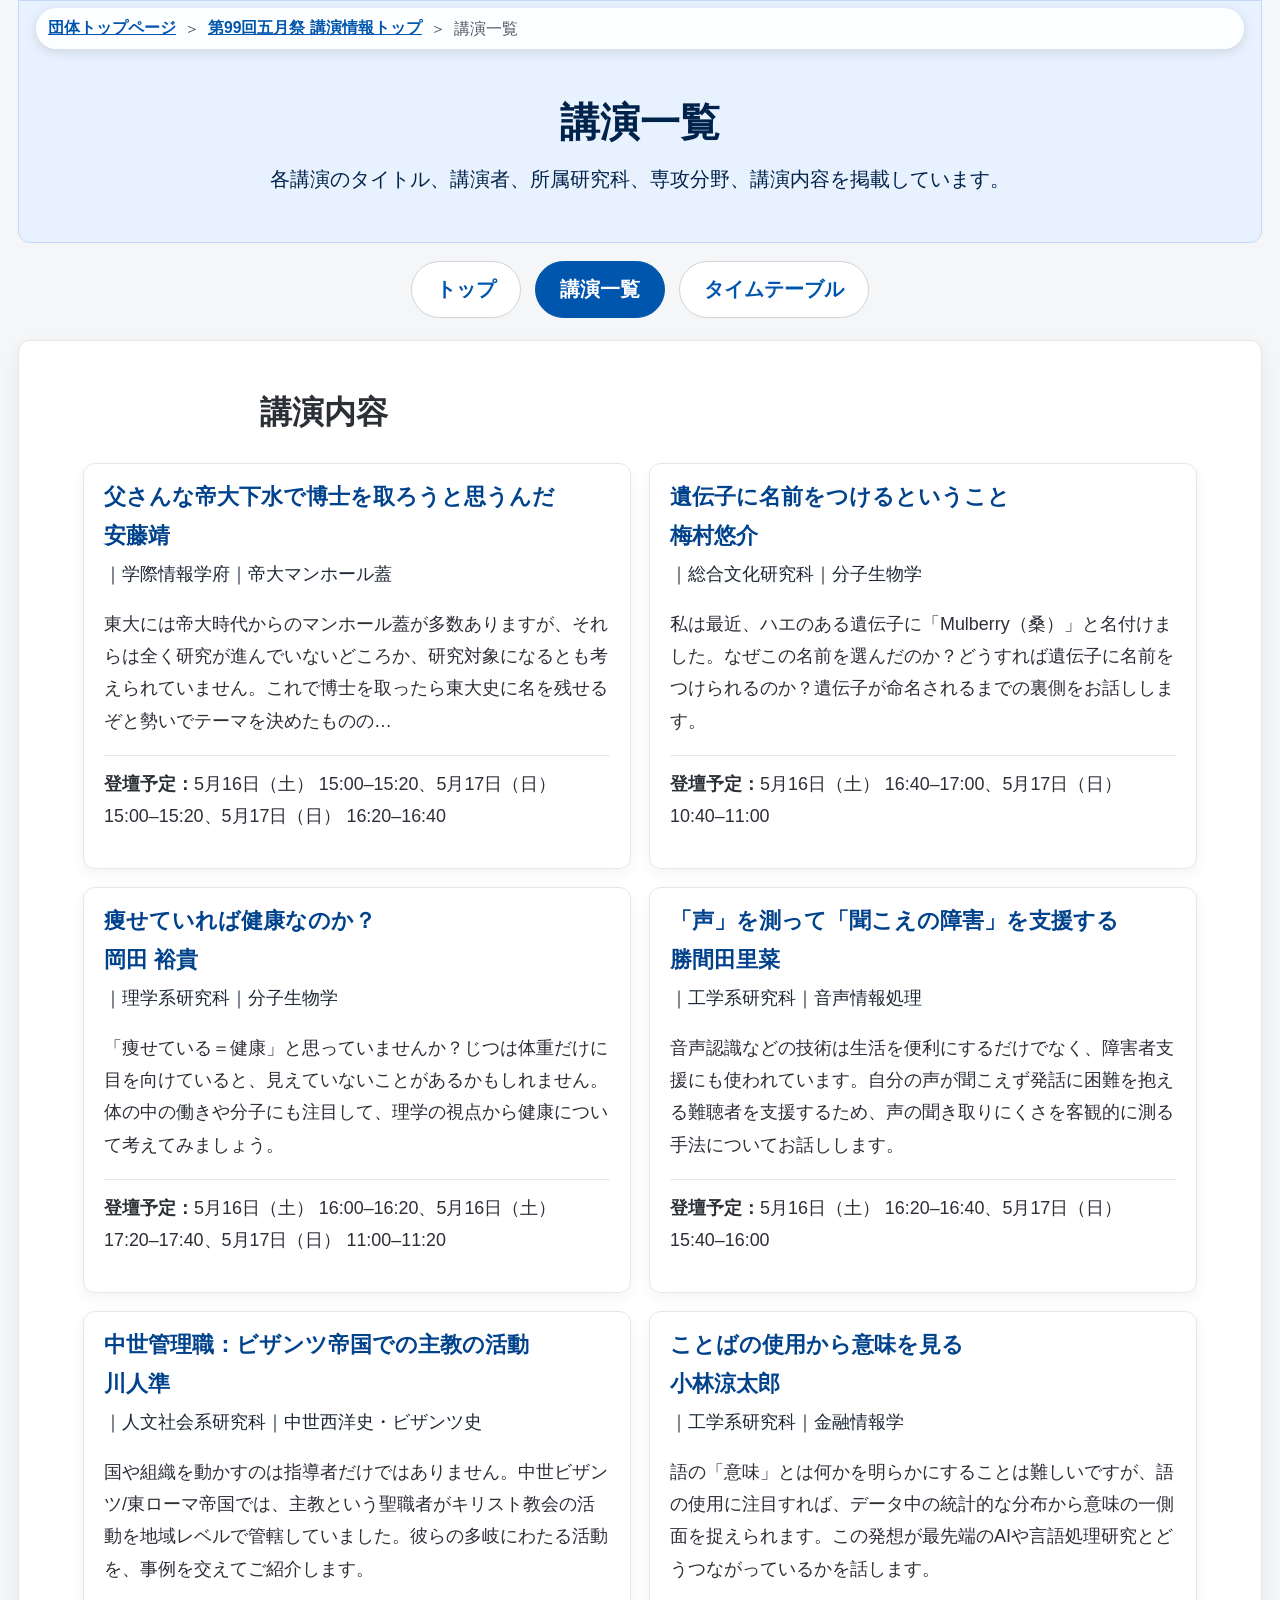
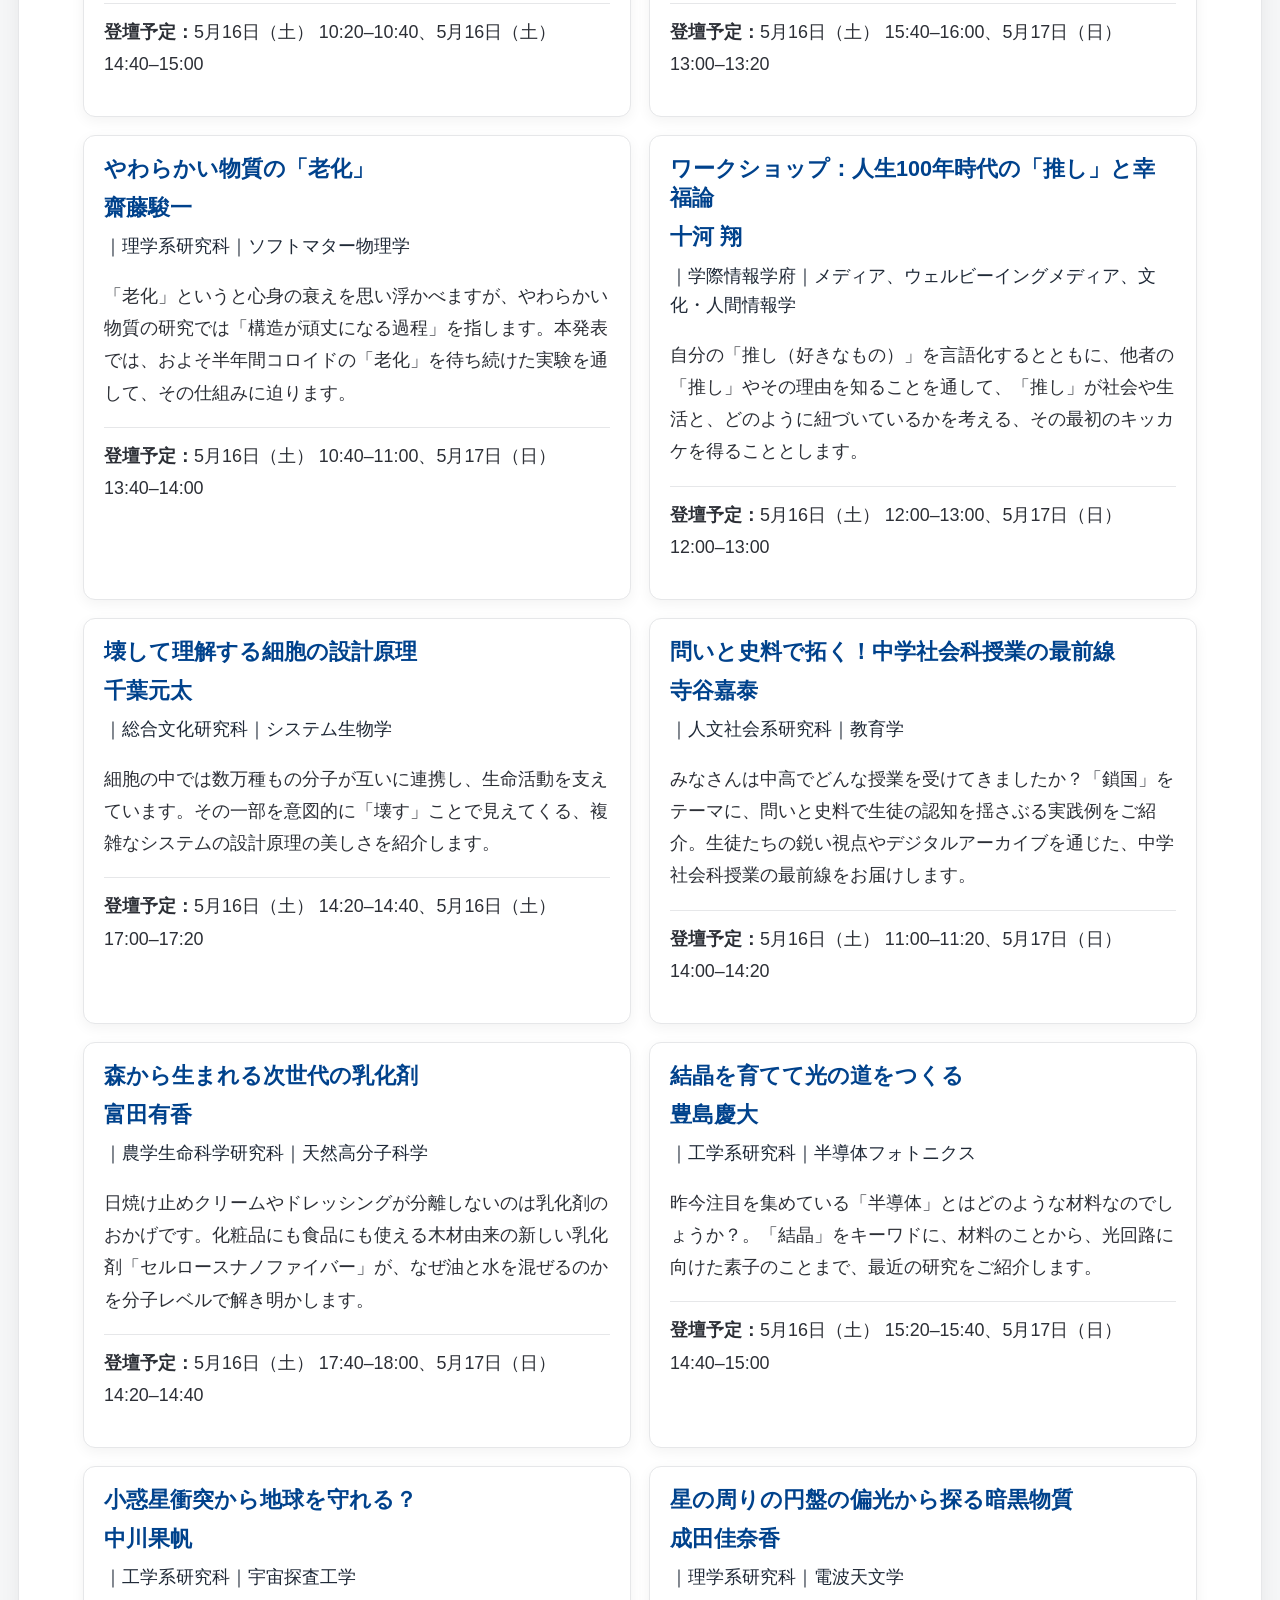
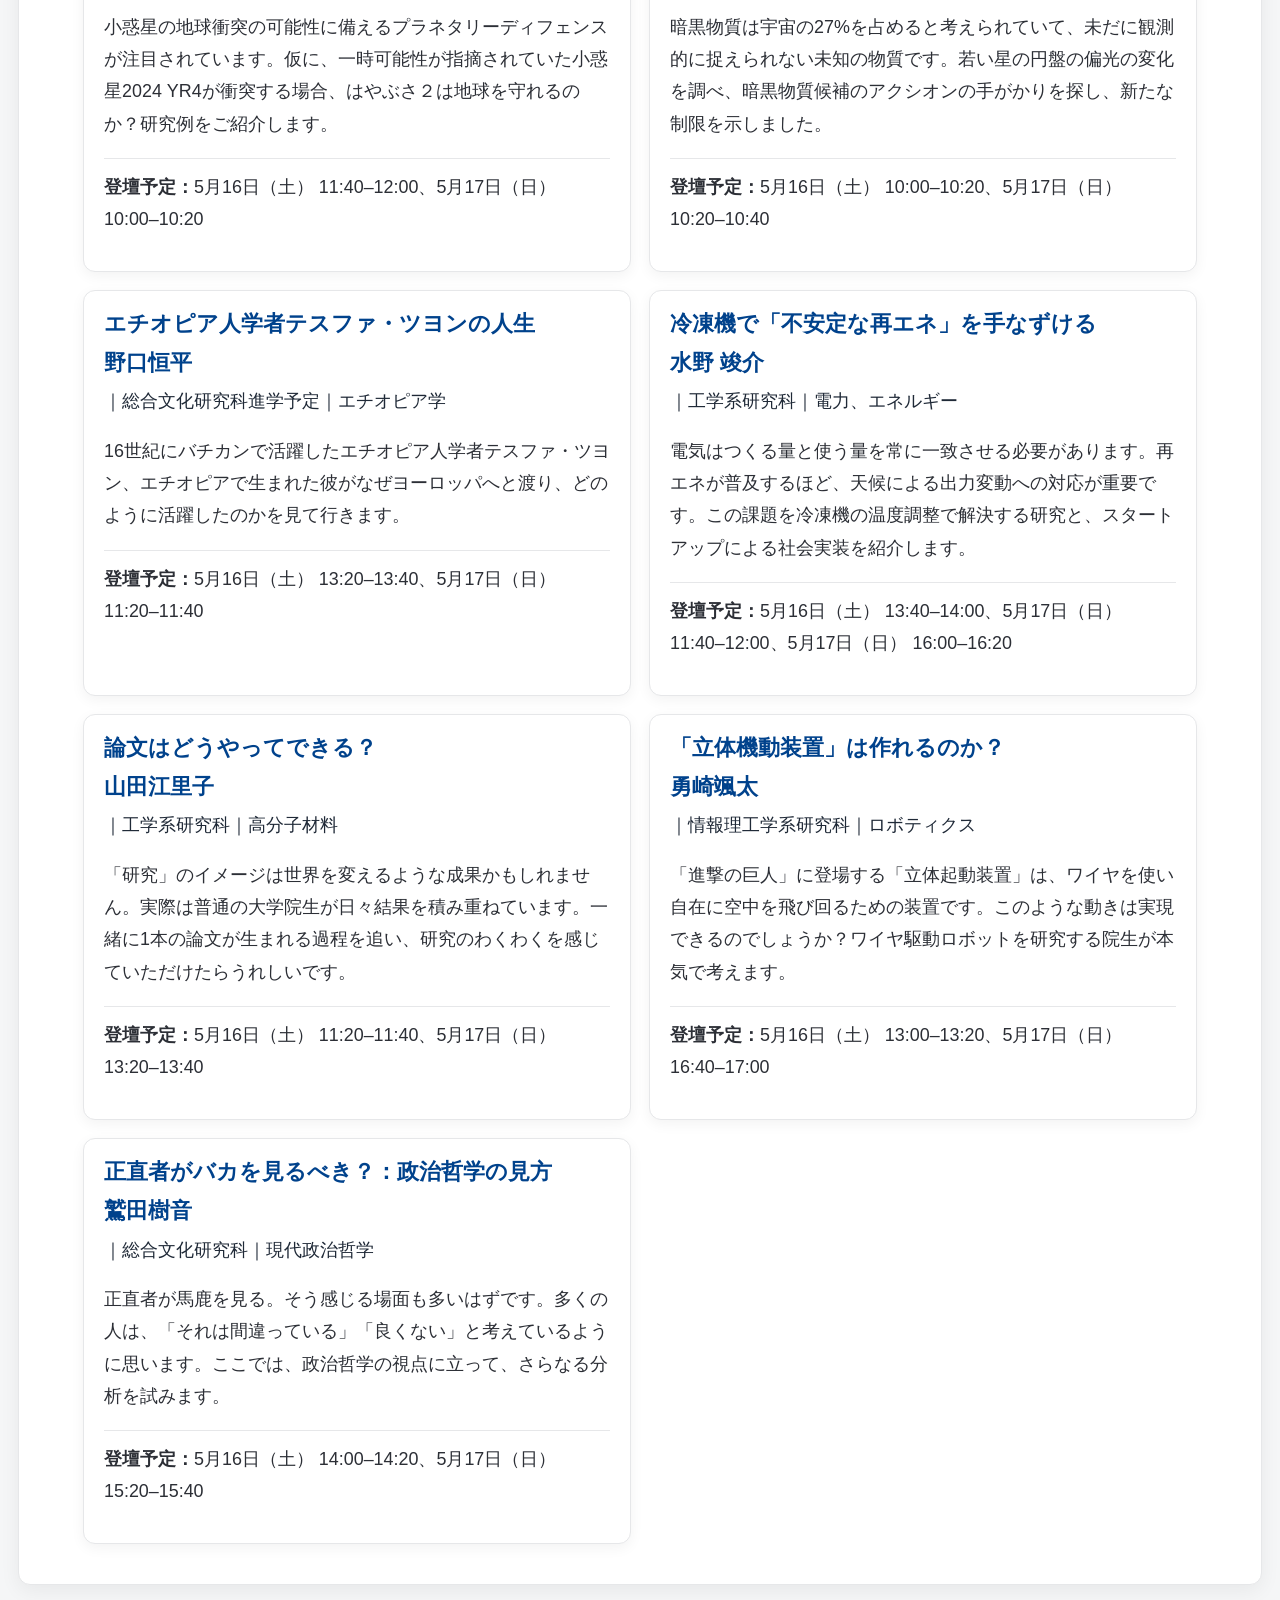
<file: talks.html>
<!DOCTYPE html>
<html lang="ja">
<head>
  <meta charset="UTF-8">
  <meta name="viewport" content="width=device-width, initial-scale=1.0">
  <meta name="description" data-meta-config="metaDescriptions.talks" content="第XXX回XX祭企画の講演一覧です。">
  <title data-config="pageTitles.talks">講演一覧｜第XXX回XX祭 10分で伝えます！東大研究最前線</title>
  <link rel="stylesheet" href="css/main.css">
  <link rel="icon" href="img/favicon.ico">
</head>

<body>
  <div class="container">
    <nav class="breadcrumb breadcrumb-overlay" aria-label="現在位置">
      <a data-link="officialHome" href="#">団体トップページ</a>
      <span aria-hidden="true">＞</span>
      <a href="index.html" data-config="labels.top">第XXX回XX祭 講演情報トップ</a>
      <span aria-hidden="true">＞</span>
      <span>講演一覧</span>
    </nav>

    <header class="sub-hero">
      <h1>講演一覧</h1>
      <p>各講演のタイトル、講演者、所属研究科、専攻分野、講演内容を掲載しています。</p>
    </header>
    <nav class="site-nav" aria-label="ページメニュー">
      <a href="index.html">トップ</a>
      <a href="talks.html" aria-current="page">講演一覧</a>
      <a href="timetable.html">タイムテーブル</a>
    </nav>

    <main>
      <section class="full-article">
        <h2>講演内容</h2>
        <div id="talks-list" class="talk-card-grid" aria-live="polite"></div>
      </section>
    </main>
  </div>

  <script src="js/common.js"></script>
  <script src="js/talks.js"></script>
</body>
</html>
</file>
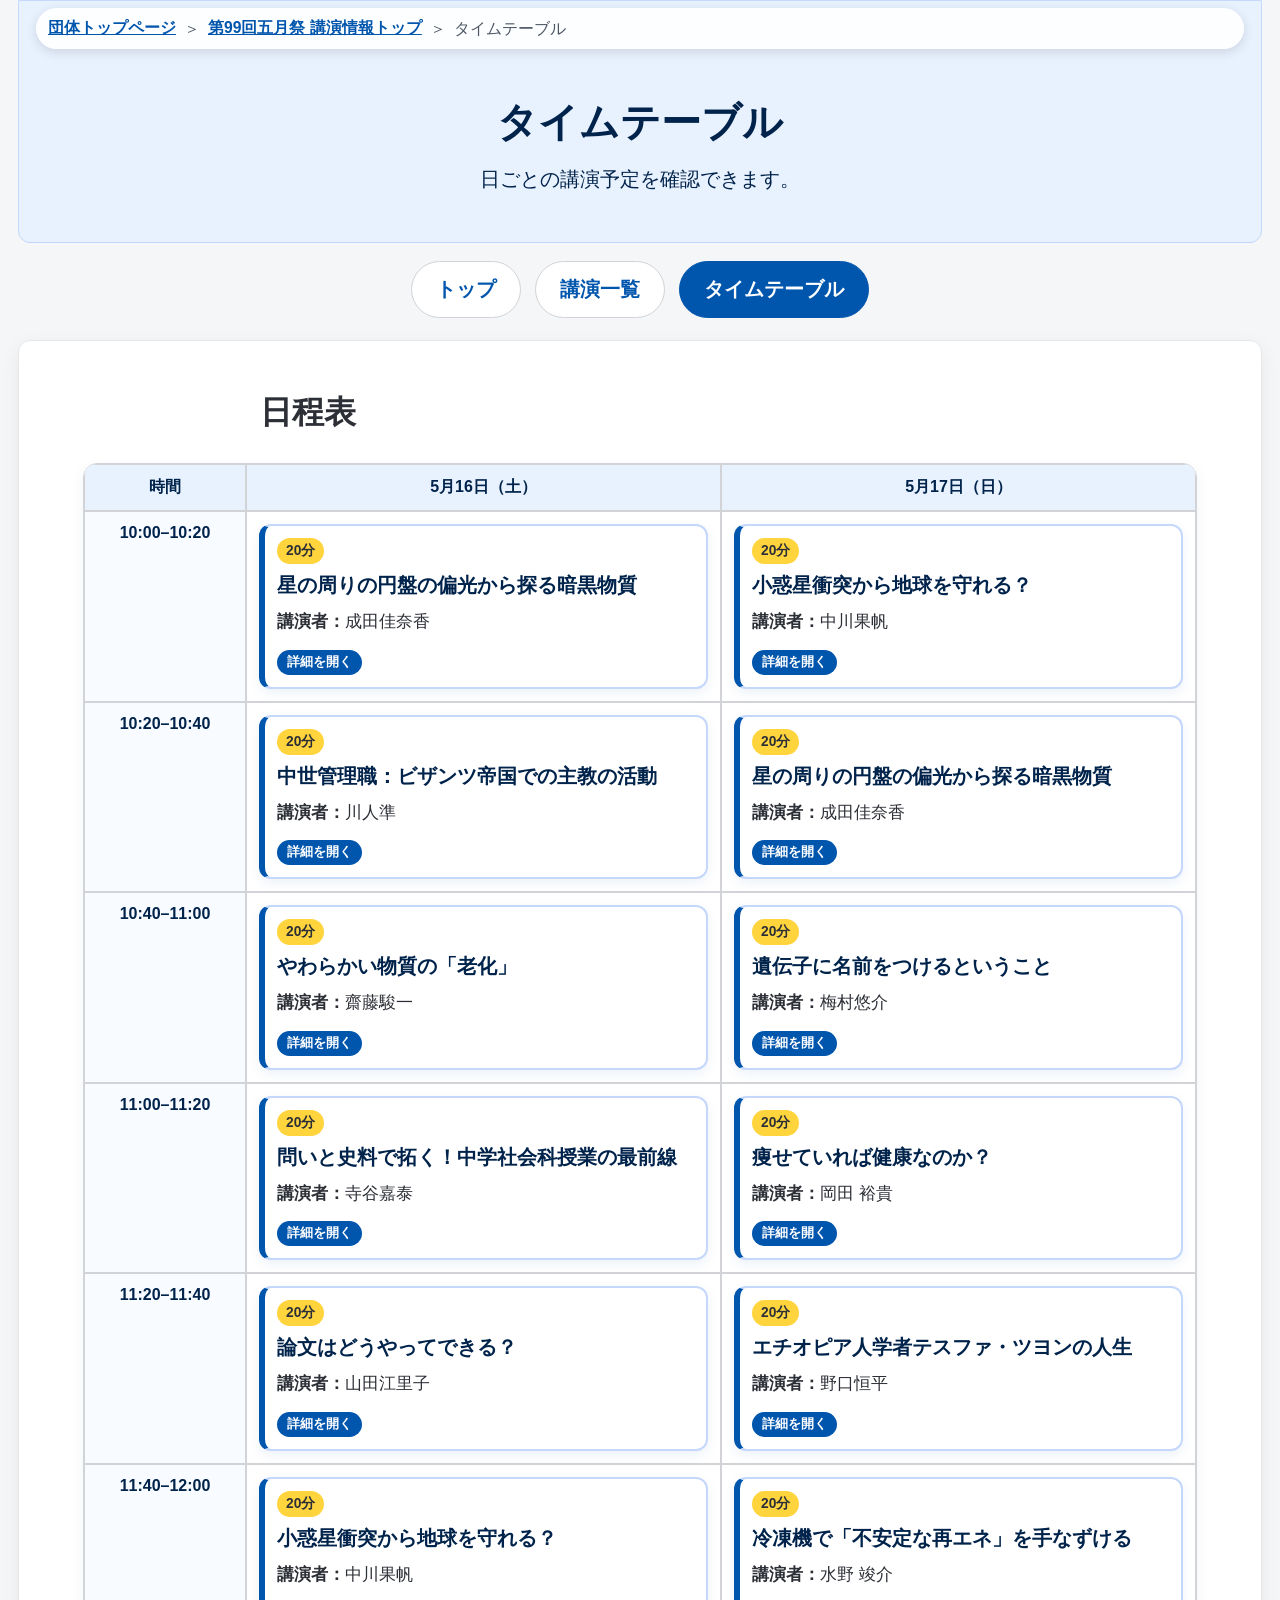
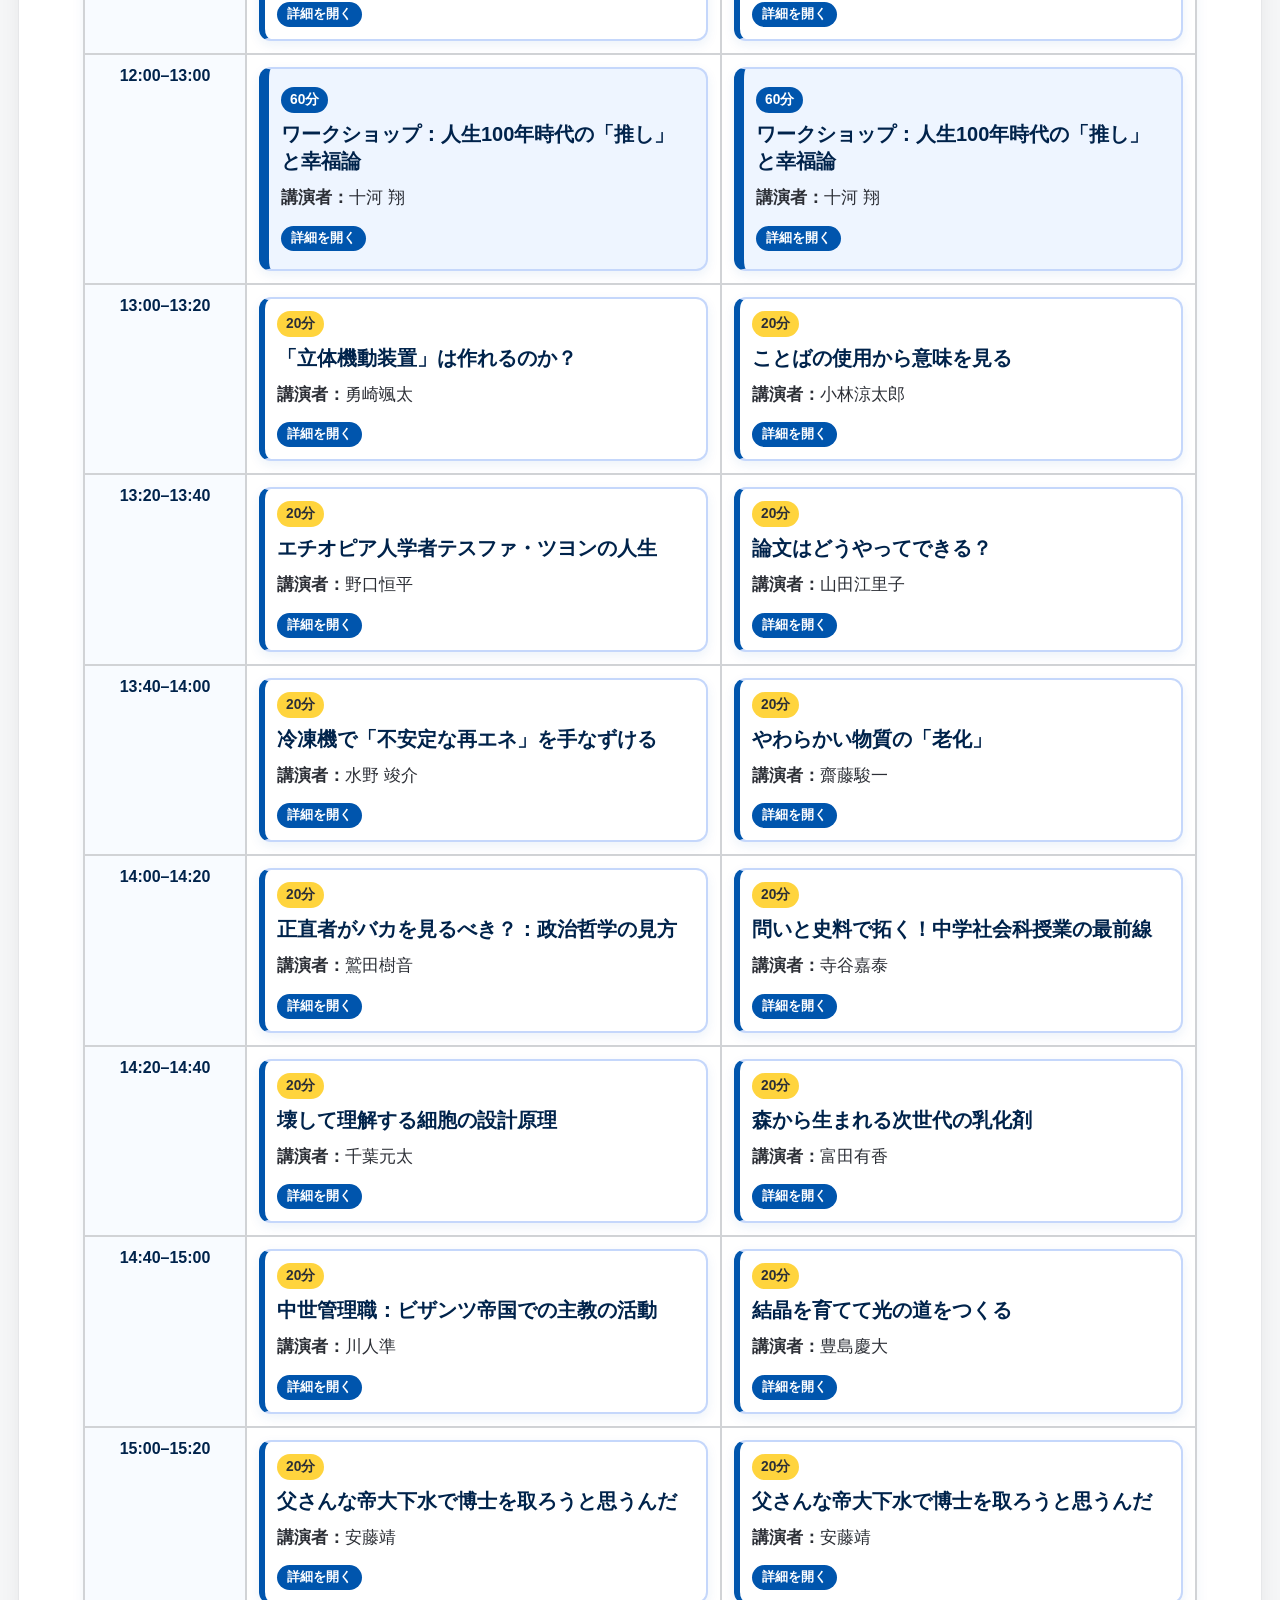
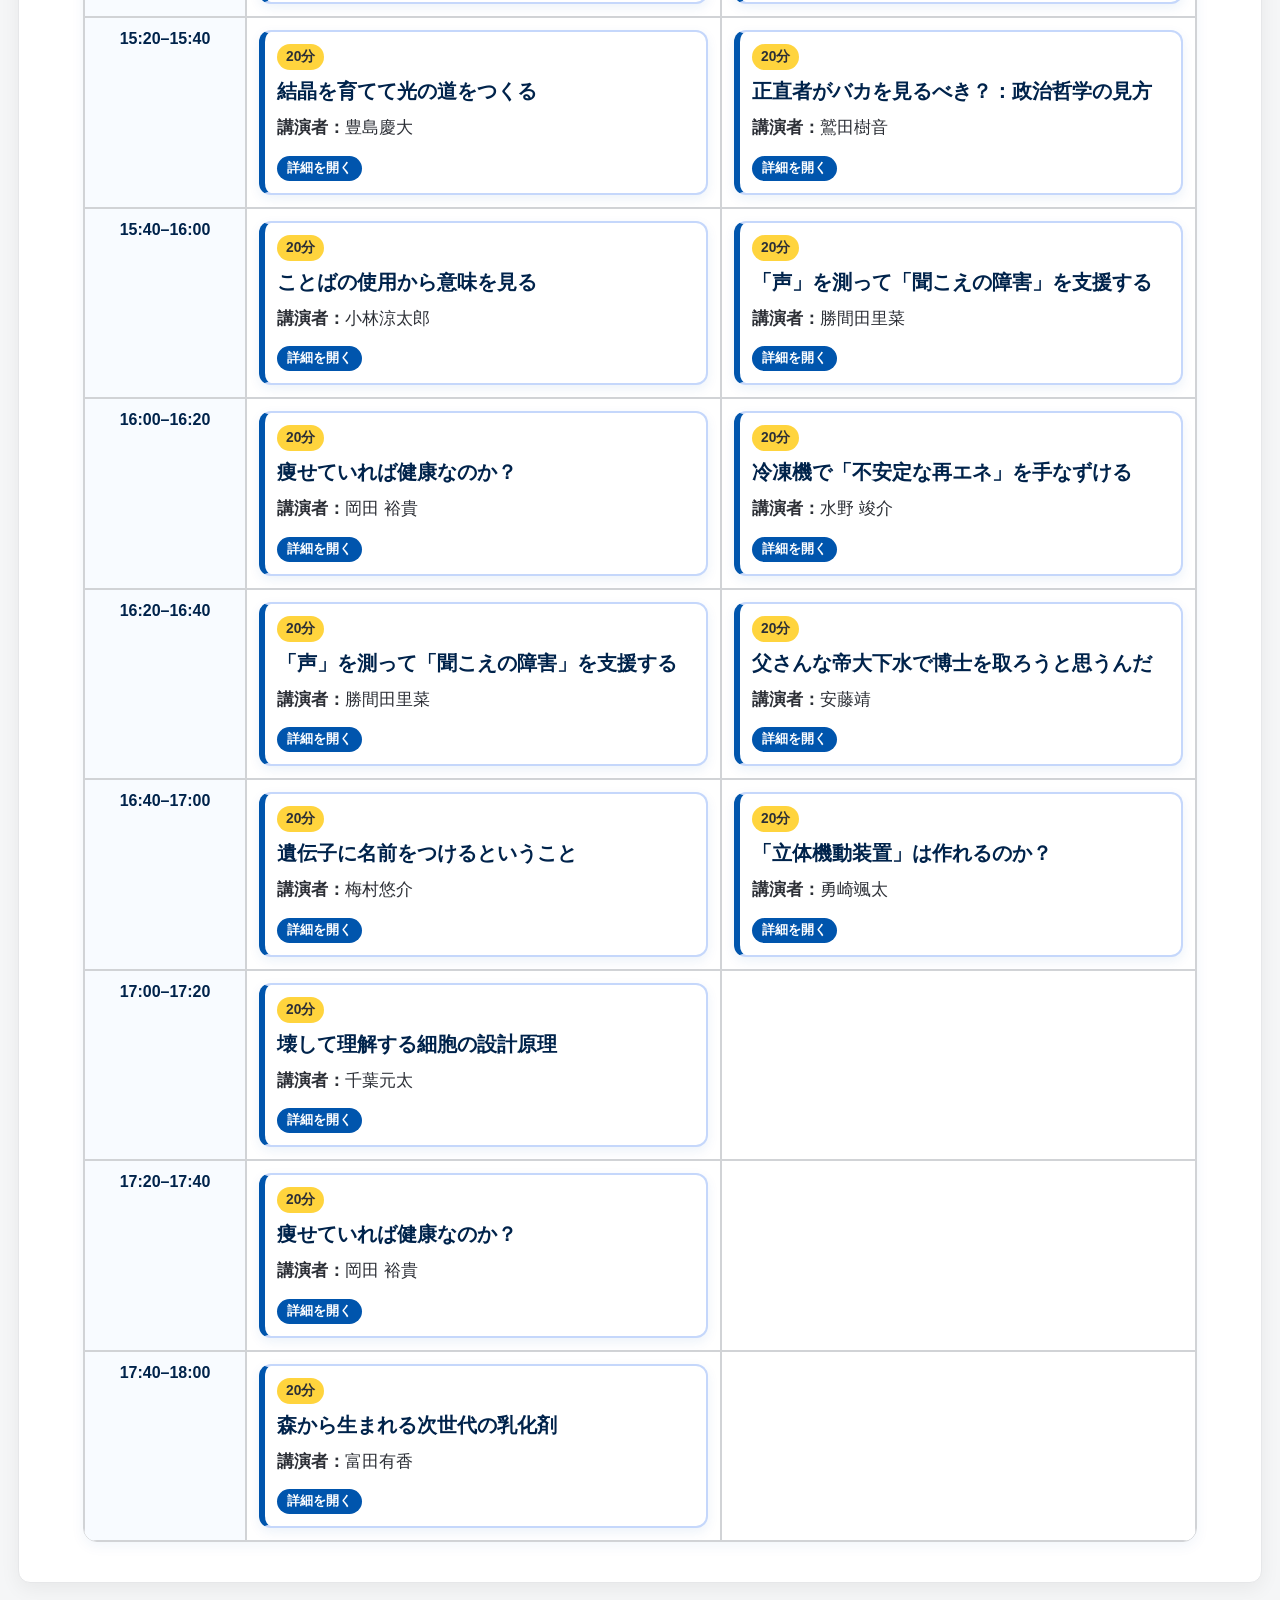
<file: timetable.html>
<!DOCTYPE html>
<html lang="ja">
<head>
  <meta charset="UTF-8">
  <meta name="viewport" content="width=device-width, initial-scale=1.0">
  <meta name="description" data-meta-config="metaDescriptions.timetable" content="第XXX回XX祭企画のタイムテーブルです。">
  <title data-config="pageTitles.timetable">タイムテーブル｜第XXX回XX祭 10分で伝えます！東大研究最前線</title>
  <link rel="stylesheet" href="css/main.css">
  <link rel="icon" href="img/favicon.ico">
</head>

<body class="page-timetable">
  <div class="container">
    <nav class="breadcrumb breadcrumb-overlay" aria-label="現在位置">
      <a data-link="officialHome" href="#">団体トップページ</a>
      <span aria-hidden="true">＞</span>
      <a href="index.html" data-config="labels.top">第XXX回XX祭 講演情報トップ</a>
      <span aria-hidden="true">＞</span>
      <span>タイムテーブル</span>
    </nav>

    <header class="sub-hero">
      <h1>タイムテーブル</h1>
      <p>日ごとの講演予定を確認できます。</p>
    </header>
    <nav class="site-nav" aria-label="ページメニュー">
      <a href="index.html">トップ</a>
      <a href="talks.html">講演一覧</a>
      <a href="timetable.html" aria-current="page">タイムテーブル</a>
    </nav>

    <main>
      <section class="full-article">
        <h2>日程表</h2>

        <div id="day-tabs" class="day-tabs" aria-label="日付切り替え"></div>
        <div id="timetable-desktop" class="timetable-desktop table-wrapper"></div>
        <div id="timetable-mobile" class="timetable-mobile"></div>
      </section>
    </main>
  </div>

  <script src="js/common.js"></script>
  <script src="js/timetable.js"></script>
</body>
</html>
</file>
<file: css/main.css>
@charset "UTF-8";

:root {
  --color-neutral-white: #ffffff;
  --color-neutral-black: #000000;
  --color-neutral-solid-gray-50: #f5f6f7;
  --color-neutral-solid-gray-100: #e6e7e9;
  --color-neutral-solid-gray-200: #d1d3d6;
  --color-neutral-solid-gray-300: #aeb3b8;
  --color-primitive-blue-900: #0055ad;
  --color-primitive-blue-1000: #00428c;
  --color-primitive-blue-1200: #00234b;
  --color-primitive-blue-200: #c5d7fb;
  --color-primitive-blue-300: #9db7f9;
  --color-primitive-yellow-300: #ffd43d;
  --font-family-sans: "Noto Sans JP", -apple-system, BlinkMacSystemFont, "Segoe UI", "Helvetica Neue", Arial, sans-serif;
}

@media screen and (max-width: 639px) {
  html { font-size: 100%; }
}

body {
  margin: 0;
  background: var(--color-neutral-solid-gray-50);
  font-family: var(--font-family-sans);
  color: #2c2f36;
}

.container {
  width: 100%;
  margin: 0 auto;
  max-width: 1180px;
  padding: 0 18px 40px;
  box-sizing: border-box;
}

.full-article {
  margin: 22px auto 0;
  padding: 30px 5% 40px;
  background: var(--color-neutral-white);
  border: 1px solid var(--color-neutral-solid-gray-100);
  border-radius: 12px;
  box-shadow: 0 6px 20px rgba(0, 0, 0, 0.06);
}

@media screen and (max-width: 639px) {
  .full-article { padding: 18px 5%; }
}

.full-article h1,
.full-article h2,
.full-article h3,
.full-article p,
.full-article ul,
.full-article dl {
  max-width: 760px;
  margin-left: auto;
  margin-right: auto;
}

.full-article h1 {
  font-size: 250%;
  line-height: 1.35;
  margin-top: 10px;
  margin-bottom: 20px;
}

.full-article h2 {
  margin-top: 20px;
  margin-bottom: 20px;
  font-size: 200%;
}

.full-article h3 {
  font-size: 150%;
  margin-bottom: 10px;
}

.full-article p,
.full-article li,
.full-article dd,
.full-article dt {
  font-size: 125%;
  line-height: 1.8;
}

.full-article a { text-decoration: underline; }

.center { text-align: center; }

#title-hero {
  box-sizing: border-box;
  min-height: 400px;
  padding: 110px 20px 32px;
  background-image: linear-gradient(rgba(0,0,0,.25), rgba(0,0,0,.25)), url(../img/title_background.png);
  background-size: cover;
  background-position: center;
  position: relative;
}

@media screen and (max-width: 640px) {
  #title-hero {
    min-height: 230px;
    padding-top: 58px;
  }
}

#title-logo {
  margin: 0 auto;
  max-width: 600px;
  text-align: center;
}

#title-logo img { width: 95%; }

.hero-label {
  max-width: 600px;
  margin: 24px auto 0;
  padding: 8px 14px;
  color: #fff;
  font-size: 125%;
  font-weight: bold;
  text-align: center;
  background: rgba(0, 35, 75, 0.7);
  border-radius: 999px;
}

.sub-hero {
  margin-top: 0;
  padding: 46px 5%;
  background: #0d274d;
  color: #fff;
  border-radius: 0 0 12px 12px;
  text-align: center;
}

.sub-hero h1 {
  margin: 0 0 12px;
  font-size: 250%;
}

.sub-hero p {
  margin: 0 auto;
  max-width: 760px;
  font-size: 125%;
  line-height: 1.7;
}

.site-nav {
  display: flex;
  flex-wrap: wrap;
  justify-content: center;
  gap: 10px 14px;
  margin: 18px auto 0;
}

.site-nav a {
  display: inline-flex;
  padding: 10px 18px;
  border-radius: 999px;
  background: #fff;
  color: var(--color-primitive-blue-900);
  border: 1px solid var(--color-neutral-solid-gray-200);
  font-weight: bold;
  text-decoration: none;
}

.site-nav a[aria-current="page"] {
  background: var(--color-primitive-blue-900);
  color: #fff;
  border-color: var(--color-primitive-blue-900);
}

.highlight-article,
#article-intro {
  background: #eef3fb;
}

.eyebrow {
  display: block;
  max-width: 760px;
  color: var(--color-primitive-blue-900);
  font-weight: bold;
}

.event-summary-grid {
  display: grid;
  grid-template-columns: repeat(2, minmax(0, 1fr));
  gap: 14px;
  max-width: 900px;
  margin: 24px auto;
}

@media screen and (max-width: 720px) {
  .event-summary-grid { grid-template-columns: 1fr; }
}

.summary-item {
  background: #fff;
  border: 1px solid var(--color-neutral-solid-gray-100);
  border-radius: 12px;
  padding: 16px 18px;
}

.summary-label {
  display: block;
  color: #5b6470;
  font-weight: bold;
  margin-bottom: 6px;
}

.summary-item strong {
  display: block;
  font-size: 135%;
  line-height: 1.55;
}

.button-link {
  display: inline-flex;
  align-items: center;
  justify-content: center;
  column-gap: 4px;
  padding: 14px 26px;
  margin-top: 20px;
  background: var(--color-primitive-blue-900);
  color: var(--color-neutral-white);
  border-radius: 10px;
  text-decoration: none;
  font-weight: bold;
  font-size: 135%;
  letter-spacing: 0.02em;
  border: 4px double transparent;
  box-shadow: 0 8px 18px rgba(0, 0, 0, 0.14);
  transition: background 0.2s ease, transform 0.1s ease, box-shadow 0.2s ease;
}

.button-link:hover {
  background: var(--color-primitive-blue-1000);
  text-decoration: underline;
  transform: translateY(-1px);
  box-shadow: 0 10px 20px rgba(0, 0, 0, 0.18);
}

.button-link:active {
  background: var(--color-primitive-blue-1200);
  transform: translateY(0);
}

.button-link:focus-visible,
.site-nav a:focus-visible,
.day-tabs button:focus-visible,
.talk-toggle:focus-visible {
  outline: 4px solid var(--color-neutral-black);
  outline-offset: 2px;
  box-shadow: 0 0 0 2px var(--color-primitive-yellow-300);
}

.button-link.secondary {
  background: var(--color-neutral-white);
  color: var(--color-primitive-blue-900);
  border: 1px solid currentcolor;
  box-shadow: none;
}

.button-link.secondary:hover {
  background: var(--color-primitive-blue-200);
  color: var(--color-primitive-blue-1000);
}

.button-link.secondary:active {
  background: var(--color-primitive-blue-300);
  color: var(--color-primitive-blue-1200);
}

.button-link.large {
  padding: 16px 30px;
  font-size: 155%;
  min-width: 220px;
  text-align: center;
}

.button-link.emphasis {
  background: #d64200;
}

.button-link.emphasis:hover {
  background: #b83800;
}

.button-group {
  display: flex;
  flex-wrap: wrap;
  gap: 12px;
  align-items: center;
  justify-content: center;
  margin-top: 20px;
}

.primary-actions {
  max-width: 980px;
  margin-left: auto;
  margin-right: auto;
}

.section-note {
  max-width: 760px;
  margin: 28px auto 0;
  font-size: 135%;
  line-height: 1.7;
  color: #2c2f36;
}

.two-column {
  display: grid;
  grid-template-columns: repeat(2, minmax(0, 1fr));
  gap: 18px;
  max-width: 980px;
  margin: 0 auto;
}

@media screen and (max-width: 780px) {
  .two-column { grid-template-columns: 1fr; }
}

.info-tile {
  background: var(--color-neutral-white);
  border: 1px solid var(--color-neutral-solid-gray-100);
  border-radius: 12px;
  box-shadow: 0 6px 20px rgba(0, 0, 0, 0.06);
  padding: 20px 5% 24px;
}

.info-tile h2,
.info-tile h3,
.info-tile p,
.info-tile dl {
  max-width: none;
}

.basic-list {
  display: grid;
  grid-template-columns: 5em 1fr;
  gap: 8px 12px;
}

.basic-list dt {
  font-weight: bold;
  color: #5b6470;
}

.basic-list dd {
  margin: 0;
}

.small-note {
  font-size: 105% !important;
  color: #4b5563;
}

.video-container,
.map-container {
  position: relative;
  width: 100%;
  max-width: 860px;
  margin: 0 auto;
  overflow: hidden;
  background: #000;
  border-radius: 12px;
}

.video-container {
  padding-bottom: 56.25%;
  height: 0;
}

.map-container {
  min-height: 360px;
  background: #eef3fb;
}

.video-container iframe,
.map-container iframe {
  position: absolute;
  inset: 0;
  width: 100%;
  height: 100%;
  border: 0;
}

.socialicons {
  margin-top: 24px;
}

.socialicons img {
  height: 35px;
  margin: 0 10px;
}

#article-us {
  background: #013;
  color: #F5F8FA;
}

/* talks */
.talk-card-grid {
  display: grid;
  grid-template-columns: repeat(2, minmax(0, 1fr));
  gap: 18px;
  max-width: 980px;
  margin: 28px auto 0;
}

@media screen and (max-width: 780px) {
  .talk-card-grid { grid-template-columns: 1fr; }
}

.talk-card {
  background: #fff;
  border: 1px solid var(--color-neutral-solid-gray-100);
  border-radius: 12px;
  padding: 18px 20px;
  box-shadow: 0 4px 14px rgba(0,0,0,.05);
}

.talk-card h3 {
  max-width: none;
  margin-top: 0;
  color: var(--color-primitive-blue-1200);
}

.talk-card p {
  max-width: none;
  font-size: 112%;
}

.talk-meta {
  margin: 8px 0;
  color: #4b5563;
}

.talk-schedule {
  margin-top: 12px;
  padding-top: 12px;
  border-top: 1px solid var(--color-neutral-solid-gray-100);
  font-size: 105%;
}

/* timetable */
.day-tabs {
  display: none;
  flex-wrap: wrap;
  justify-content: center;
  gap: 10px;
  margin: 20px auto;
}

.day-tabs button {
  padding: 10px 16px;
  border-radius: 999px;
  border: 1px solid var(--color-primitive-blue-900);
  background: #fff;
  color: var(--color-primitive-blue-900);
  font-weight: bold;
  cursor: pointer;
}

.day-tabs button[aria-selected="true"] {
  background: var(--color-primitive-blue-900);
  color: #fff;
}

.table-wrapper {
  max-width: 1000px;
  margin: 28px auto 0;
  overflow-x: auto;
}

.timetable-table {
  width: 100%;
  border-collapse: collapse;
  min-width: 760px;
  background: #fff;
}

.timetable-table th,
.timetable-table td {
  padding: 12px;
  border: 1px solid var(--color-neutral-solid-gray-200);
  vertical-align: top;
}

.timetable-table thead th {
  background: #0d274d;
  color: #fff;
}

.timetable-table tbody th {
  white-space: nowrap;
  background: #f5f8fb;
}

.slot-card {
  display: block;
  text-align: left;
}

.talk-toggle {
  width: 100%;
  padding: 0;
  border: 0;
  background: transparent;
  text-align: left;
  cursor: pointer;
  font: inherit;
  color: inherit;
}

.slot-title {
  display: block;
  font-weight: bold;
  color: var(--color-primitive-blue-1200);
}

.slot-speaker {
  display: block;
  color: #4b5563;
  margin-top: 4px;
}

.slot-detail {
  display: none;
  margin-top: 10px;
  padding: 10px;
  background: #eef3fb;
  border-radius: 8px;
}

.slot-detail.is-open {
  display: block;
}

.break-slot {
  color: #4b5563;
  font-weight: bold;
}

.timetable-mobile {
  display: none;
}

@media screen and (max-width: 760px) {
  .day-tabs { display: flex; }
  .timetable-desktop { display: none; }
  .timetable-mobile { display: block; max-width: 760px; margin: 20px auto 0; }
}

.mobile-day-panel[hidden] {
  display: none;
}

.mobile-slot {
  background: #fff;
  border: 1px solid var(--color-neutral-solid-gray-100);
  border-radius: 12px;
  padding: 14px 16px;
  margin-bottom: 12px;
  box-shadow: 0 3px 8px rgba(0,0,0,.05);
}

.mobile-time {
  font-weight: bold;
  color: #5b6470;
  margin-bottom: 6px;
}


.inline-map-link {
  display: inline-block;
  margin-left: 0.5em;
  font-size: 80%;
  font-weight: bold;
  color: var(--color-primitive-blue-900);
  text-decoration: underline;
}

.inline-map-link:visited {
  color: var(--color-primitive-blue-1000);
}

@media screen and (max-width: 640px) {
  .inline-map-link {
    display: block;
    margin-left: 0;
    margin-top: 6px;
  }
}


/* 参加方法カード内のボタン位置を揃える */
#article-participation .info-tile {
  display: flex;
  flex-direction: column;
}

#article-participation .info-tile .button-group {
  margin-top: auto;
  padding-top: 18px;
}


/* 3ページ共通ナビの位置を揃える */
.site-nav {
  min-height: 46px;
  align-items: center;
}

/* サブページのヘッダー高さを揃え、ナビ位置のズレを抑える */
.sub-hero {
  min-height: 130px;
  box-sizing: border-box;
  display: flex;
  flex-direction: column;
  justify-content: center;
}

/* タイムテーブルを全体的に大きくし、講演枠全体を押しやすくする */
.timetable-table {
  font-size: 125%;
}

.timetable-table th,
.timetable-table td {
  padding: 18px 16px;
}

.timetable-table tbody th {
  font-size: 115%;
}

.talk-toggle {
  display: block;
  width: 100%;
  min-height: 88px;
  padding: 14px 14px;
  border: 1px solid var(--color-neutral-solid-gray-200);
  border-radius: 10px;
  background: #ffffff;
  text-align: left;
  cursor: pointer;
  font: inherit;
  color: inherit;
}

.talk-toggle:hover {
  background: #eef3fb;
  border-color: var(--color-primitive-blue-900);
}

.slot-title {
  font-size: 125%;
}

.slot-speaker {
  font-size: 110%;
}

.slot-open-label {
  display: inline-block;
  margin-top: 10px;
  padding: 4px 10px;
  border-radius: 999px;
  background: var(--color-primitive-blue-900);
  color: #fff;
  font-size: 90%;
  font-weight: bold;
}

.slot-detail {
  font-size: 110%;
}

.mobile-slot {
  font-size: 125%;
}

.mobile-time {
  font-size: 110%;
}

@media screen and (max-width: 760px) {
  .talk-toggle {
    min-height: 80px;
  }
}


/* 講演一覧：講演者名を大きく目立たせる */
.talk-card .talk-meta {
  font-size: 135%;
  line-height: 1.6;
  color: #1f2937;
}

.talk-card .talk-meta b {
  display: block;
  margin-bottom: 4px;
  font-size: 145%;
  line-height: 1.35;
  color: var(--color-primitive-blue-1200);
}

/* 大画面向け：デジタル庁デザインシステムのリキッドレイアウト方針に寄せる。
   本文の可読幅は維持しつつ、カード・表・地図などの面情報は広い画面を活かす。 */
.container {
  max-width: min(1440px, 100%);
}

.full-article {
  padding-left: clamp(18px, 5vw, 72px);
  padding-right: clamp(18px, 5vw, 72px);
}

.event-summary-grid,
.two-column,
.talk-card-grid,
.table-wrapper,
.video-container,
.map-container {
  max-width: min(1120px, 100%);
}

/* 本文は長くなりすぎないよう可読幅を維持 */
.full-article h1,
.full-article h2,
.full-article h3,
.full-article p,
.full-article ul,
.full-article dl {
  max-width: 760px;
}


/* スマートフォン表示の文字サイズを全体的に拡大 */
@media screen and (max-width: 639px) {
  body {
    font-size: 18px;
  }

  .container {
    padding-left: 12px;
    padding-right: 12px;
  }

  .full-article {
    padding: 22px 18px 28px;
  }

  .full-article h1 {
    font-size: 2rem;
    line-height: 1.35;
  }

  .full-article h2 {
    font-size: 1.75rem;
    line-height: 1.4;
  }

  .full-article h3 {
    font-size: 1.45rem;
    line-height: 1.45;
  }

  .full-article p,
  .full-article li,
  .full-article dd,
  .full-article dt {
    font-size: 1.15rem;
    line-height: 1.8;
  }

  .section-note {
    font-size: 1.1rem;
    line-height: 1.75;
  }

  .site-nav a {
    font-size: 1.05rem;
    padding: 12px 16px;
  }

  .button-link {
    width: 100%;
    box-sizing: border-box;
    font-size: 1.15rem;
    padding: 15px 18px;
  }

  .button-link.large {
    min-width: 0;
    font-size: 1.2rem;
    padding: 16px 18px;
  }

  .summary-item strong {
    font-size: 1.2rem;
  }

  .summary-label {
    font-size: 1rem;
  }

  .talk-card h3 {
    font-size: 1.55rem;
  }

  .talk-card p {
    font-size: 1.1rem;
  }

  .talk-card .talk-meta {
    font-size: 1.2rem;
  }

  .talk-card .talk-meta b {
    font-size: 1.45rem;
  }

  .sub-hero h1 {
    font-size: 2.1rem;
  }

  .sub-hero p {
    font-size: 1.15rem;
  }

  .day-tabs button {
    font-size: 1.05rem;
    padding: 12px 16px;
  }

  .mobile-slot {
    font-size: 1.15rem;
  }

  .mobile-time {
    font-size: 1.1rem;
  }

  .slot-title {
    font-size: 1.3rem;
  }

  .slot-speaker {
    font-size: 1.1rem;
  }

  .slot-open-label {
    font-size: 1rem;
  }
}


/* 今回の追加修正：動画幅、運営メンバー、タイムテーブル詳細枠、タイムテーブル文字サイズ調整 */
#article-movie .video-container {
  max-width: min(560px, 100%);
}

.organizer-members {
  max-width: 760px;
  margin: 18px auto 0;
}

.organizer-members h3 {
  max-width: none;
  margin: 18px 0 8px;
  font-size: 135%;
}

.organizer-members ul {
  max-width: none;
  margin: 0;
  padding-left: 1.4em;
}

.organizer-members li {
  font-size: 115%;
  line-height: 1.8;
}

/* タイムテーブルページだけ全体を2周り小さくする */
.page-timetable .full-article p,
.page-timetable .full-article li,
.page-timetable .full-article dd,
.page-timetable .full-article dt {
  font-size: 110%;
}

.page-timetable .section-note {
  font-size: 110%;
}

.page-timetable .timetable-table {
  font-size: 100%;
}

.page-timetable .timetable-table th,
.page-timetable .timetable-table td {
  padding: 12px 12px;
}

.page-timetable .timetable-table tbody th {
  font-size: 100%;
}

.page-timetable .talk-toggle {
  min-height: 72px;
  padding: 10px 12px;
}

.page-timetable .slot-title {
  font-size: 105%;
}

.page-timetable .slot-speaker {
  font-size: 95%;
}

.page-timetable .slot-open-label {
  font-size: 80%;
}

.page-timetable .mobile-slot {
  font-size: 100%;
}

.page-timetable .mobile-time {
  font-size: 100%;
}

/* 詳細を開いたとき、題目・講演者・所属・要旨が同じ枠内に入っていることを明確化 */
.slot-detail {
  border: 2px solid var(--color-primitive-blue-900);
  border-radius: 12px;
  background: #f7faff;
  padding: 14px;
  box-shadow: 0 4px 12px rgba(0, 85, 173, 0.12);
}

.slot-detail-inner {
  border-left: 6px solid var(--color-primitive-blue-900);
  padding: 10px 12px 10px 16px;
  background: #fff;
  border-radius: 8px;
}

.slot-detail-kicker {
  margin: 0 0 4px;
  font-size: 85% !important;
  font-weight: bold;
  color: var(--color-primitive-blue-900);
  letter-spacing: 0.04em;
}

.slot-detail-title {
  max-width: none !important;
  margin: 0 0 8px !important;
  color: var(--color-primitive-blue-1200);
  font-size: 125% !important;
  line-height: 1.35;
}

.slot-detail-speaker,
.slot-detail-affiliation,
.slot-detail-abstract {
  max-width: none !important;
  margin: 6px 0 !important;
  font-size: 100% !important;
  line-height: 1.65 !important;
}

@media screen and (max-width: 639px) {
  #article-movie .video-container {
    max-width: 100%;
  }

  .page-timetable .slot-title {
    font-size: 1.05rem;
  }

  .page-timetable .slot-speaker {
    font-size: 0.95rem;
  }

  .page-timetable .slot-open-label {
    font-size: 0.9rem;
  }
}


/* 最終調整：日時表示・動画比率・講演一覧の名前/所属サイズ */
.date-time-lines {
  display: grid !important;
  grid-template-columns: max-content max-content;
  column-gap: 0.5em;
  row-gap: 0.2em;
  align-items: baseline;
}

.date-time-lines span {
  display: contents;
}

/* "2026年5月16日（土）10:00–18:00" を日付と時間に分けずとも、等幅寄りで日付先頭を揃える */
.date-time-lines span::before {
  content: "";
}

/* 紹介動画は16:9を維持しつつ、画面幅に応じて自然に可変 */
#article-movie .video-container {
  width: min(56vw, 560px);
  max-width: 100%;
  padding-bottom: min(31.5vw, 315px); /* 56vw * 9/16。最大560px幅なら315px高 */
}

@media screen and (max-width: 900px) {
  #article-movie .video-container {
    width: min(82vw, 560px);
    padding-bottom: min(46.125vw, 315px);
  }
}

@media screen and (max-width: 639px) {
  #article-movie .video-container {
    width: 100%;
    padding-bottom: 56.25%;
  }
}

/* talks.html: 名前を二回り大きく、所属・専門を一回り小さく */
.talk-card .talk-meta {
  font-size: 105%;
  line-height: 1.55;
}

.talk-card .talk-meta b {
  font-size: 180%;
  line-height: 1.25;
  margin-bottom: 6px;
}

@media screen and (max-width: 639px) {
  .talk-card .talk-meta {
    font-size: 1rem;
  }

  .talk-card .talk-meta b {
    font-size: 1.7rem;
  }
}


/* 追加調整：直近の文字サイズ変更はPC版のみに限定し、スマホ側は従来の見やすいサイズへ戻す */

/* talks.html: PCでは講演者名をタイトル程度、所属・専門は小さめ */
@media screen and (min-width: 640px) {
  .talk-card h3 {
    font-size: 1.75rem;
  }

  .talk-card .talk-meta {
    font-size: 1.05rem;
    line-height: 1.55;
  }

  .talk-card .talk-meta b {
    font-size: 1.75rem;
    line-height: 1.3;
    margin-bottom: 6px;
  }
}

/* talks.html: スマホではタイトルと講演者名を同程度にし、大きくなりすぎないようにする */
@media screen and (max-width: 639px) {
  .talk-card h3,
  .talk-card .talk-meta b {
    font-size: 1.35rem;
    line-height: 1.35;
  }

  .talk-card .talk-meta {
    font-size: 1rem;
    line-height: 1.55;
  }
}

/* タイムテーブルの小型化はPC版だけに限定し、スマホ版は以前の大きめ表示に戻す */
@media screen and (max-width: 639px) {
  .page-timetable .full-article p,
  .page-timetable .full-article li,
  .page-timetable .full-article dd,
  .page-timetable .full-article dt {
    font-size: 1.15rem;
    line-height: 1.8;
  }

  .page-timetable .section-note {
    font-size: 1.1rem;
    line-height: 1.75;
  }

  .page-timetable .mobile-slot {
    font-size: 1.15rem;
  }

  .page-timetable .mobile-time {
    font-size: 1.1rem;
  }

  .page-timetable .slot-detail-title,
  .page-timetable .slot-title {
    font-size: 1.3rem !important;
  }

  .page-timetable .slot-detail-speaker,
  .page-timetable .slot-speaker {
    font-size: 1.1rem !important;
  }

  .page-timetable .slot-open-label {
    font-size: 1rem;
  }
}

/* モバイルでは開催日時→会場→現地参加→オンライン参加の順にする。
   PCの2×2では現在の配置（開催日時→現地参加→会場→オンライン参加）を維持する。 */
@media screen and (max-width: 720px) {
  .event-summary-grid .summary-item:nth-child(1) { order: 1; }
  .event-summary-grid .summary-item:nth-child(2) { order: 3; }
  .event-summary-grid .summary-item:nth-child(3) { order: 2; }
  .event-summary-grid .summary-item:nth-child(4) { order: 4; }
}

/* タイムテーブル詳細：タイトル・講演者の重複をなくし、1つの枠が展開する見た目にする */
.slot-detail-card {
  border: 2px solid var(--color-primitive-blue-900);
  border-radius: 12px;
  background: #f7faff;
  padding: 10px;
  box-shadow: 0 4px 12px rgba(0, 85, 173, 0.12);
}

.slot-detail-card .slot-detail-inner {
  border-left: 6px solid var(--color-primitive-blue-900);
  padding: 10px 12px 10px 16px;
  background: #fff;
  border-radius: 8px;
}

.slot-detail-card .talk-toggle {
  border: 0;
  border-radius: 8px;
  min-height: 0;
  padding: 6px 0 8px;
  background: transparent;
  box-shadow: none;
}

.slot-detail-card .talk-toggle:hover {
  background: transparent;
  border-color: transparent;
}

.slot-detail-card .slot-detail {
  margin-top: 10px;
  border: 0;
  padding: 10px 0 0;
  box-shadow: none;
  background: transparent;
  border-top: 1px solid var(--color-neutral-solid-gray-200);
  border-radius: 0;
}

.slot-detail-card .slot-detail-title,
.slot-detail-card .slot-detail-speaker {
  display: block;
  max-width: none !important;
  margin: 4px 0 !important;
}

.slot-detail-card .slot-detail-title {
  color: var(--color-primitive-blue-1200);
  font-weight: bold;
}

.slot-detail-card .slot-detail-speaker {
  color: #2c2f36;
}



/* 追加調整：講演一覧とタイムテーブルの文字サイズ・余白 */
@media screen and (min-width: 640px) {
  /* 講演一覧：タイトルと名前を一回り小さく */
  .talk-card h3 {
    font-size: 1.55rem;
  }

  .talk-card .talk-meta b {
    font-size: 1.55rem;
    line-height: 1.3;
    margin-bottom: 10px;
  }

  /* 講演一覧：所属・専門を少し大きくし、名前との間に余白を作る */
  .talk-card .talk-meta {
    font-size: 1.15rem;
    line-height: 1.6;
  }
}

/* タイムテーブル：講演者名を少しだけ大きく */
.page-timetable .slot-detail-speaker,
.page-timetable .slot-speaker {
  font-size: 1.08em !important;
}

.page-timetable .slot-detail-card .slot-detail-speaker {
  margin-top: 8px !important;
}

/* タイムテーブル：kickerを消した後の余白を整える */
.page-timetable .slot-detail-card .slot-detail-title {
  margin-top: 0 !important;
}


/* 追加調整：青系配色、講演一覧サイズ、開催日時、トップ見出し */

/* サブページ上部と運営情報を、明るい青系に変更 */
.sub-hero {
  background: #e8f1fe;
  color: var(--color-primitive-blue-1200);
  border: 1px solid var(--color-primitive-blue-200);
}

.sub-hero h1,
.sub-hero p {
  color: var(--color-primitive-blue-1200);
}

#article-us {
  background: #e8f1fe;
  color: var(--color-primitive-blue-1200);
  border-color: var(--color-primitive-blue-200);
}

/* 講演内容ページのタイトル・名前は落ち着いた青系で統一 */
.talk-card h3,
.talk-card .talk-meta b {
  color: var(--color-primitive-blue-1000);
}

/* 講演一覧：タイトルと名前をPC/スマホ両方で一周り小さく */
@media screen and (min-width: 640px) {
  .talk-card h3,
  .talk-card .talk-meta b {
    font-size: 1.35rem;
    line-height: 1.35;
  }

  .talk-card .talk-meta {
    font-size: 1.12rem;
    line-height: 1.65;
  }
}

@media screen and (max-width: 639px) {
  .talk-card h3,
  .talk-card .talk-meta b {
    font-size: 1.15rem;
    line-height: 1.4;
  }

  .talk-card .talk-meta {
    font-size: 1rem;
    line-height: 1.6;
  }
}

/* 開催日時：5月の位置を揃え、カード幅が狭くても溢れにくい表示にする */
.date-time-lines {
  display: grid !important;
  grid-template-columns: auto minmax(0, 1fr);
  column-gap: 0.35em;
  row-gap: 0.15em;
  align-items: baseline;
  font-size: clamp(0.95rem, 1.45vw, 1.35rem) !important;
  line-height: 1.5 !important;
}

.date-time-lines span {
  display: inline !important;
}

.date-year {
  white-space: nowrap;
}

.date-year-empty::before {
  content: "";
}

.date-main {
  min-width: 0;
  overflow-wrap: anywhere;
  word-break: normal;
}

/* PC幅でもカードが狭い時に不自然に溢れないようにする */
.summary-item {
  min-width: 0;
}

.summary-item strong {
  min-width: 0;
}

/* トップ見出し：意味のある区切りで改行されるようにする */
.event-name-lines {
  display: flex;
  flex-wrap: wrap;
  justify-content: center;
  align-items: baseline;
  column-gap: 0.35em;
  row-gap: 0.1em;
  max-width: 900px !important;
  text-align: center;
  line-height: 1.3;
}

.event-name-lines span {
  display: inline-block;
  white-space: nowrap;
}

@media screen and (max-width: 639px) {
  .event-name-lines {
    font-size: 1.8rem !important;
    row-gap: 0.15em;
  }

  .date-time-lines {
    font-size: 1.05rem !important;
  }
}


/* パンくず風リンク */
.breadcrumb {
  display: flex;
  flex-wrap: wrap;
  gap: 6px 8px;
  align-items: center;
  max-width: min(1120px, 100%);
  margin: 16px auto 0;
  padding: 10px 14px;
  box-sizing: border-box;
  color: #4b5563;
  font-size: 0.98rem;
}

.breadcrumb a {
  color: var(--color-primitive-blue-900);
  font-weight: bold;
  text-decoration: underline;
}

.breadcrumb span {
  line-height: 1.6;
}

/* タイムテーブル：表形式から日別タイムライン形式へ */
.timetable-desktop.table-wrapper {
  max-width: min(1120px, 100%);
  overflow: visible;
  background: transparent;
  box-shadow: none;
  border: 0;
}

.timeline-grid {
  display: grid;
  grid-template-columns: repeat(2, minmax(0, 1fr));
  gap: 22px;
  max-width: min(1120px, 100%);
  margin: 28px auto 0;
}

.timeline-day {
  min-width: 0;
  background: #f8fbff;
  border: 1px solid var(--color-primitive-blue-200);
  border-radius: 16px;
  padding: 18px;
}

.timeline-day-title {
  max-width: none !important;
  margin: 0 0 16px !important;
  padding-bottom: 10px;
  border-bottom: 3px solid var(--color-primitive-blue-900);
  color: var(--color-primitive-blue-1200);
  font-size: 1.45rem !important;
}

.timeline-list {
  display: flex;
  flex-direction: column;
  gap: 12px;
}

.timeline-card {
  position: relative;
  display: grid;
  grid-template-columns: 8.5em minmax(0, 1fr);
  gap: 12px;
  align-items: stretch;
  padding: 14px;
  background: #fff;
  border: 1px solid var(--color-neutral-solid-gray-200);
  border-left: 6px solid var(--color-primitive-blue-900);
  border-radius: 14px;
  box-shadow: 0 4px 12px rgba(0, 85, 173, 0.08);
}

.timeline-card.is-long-slot {
  border-left-width: 10px;
  background: #eef5ff;
  padding-top: 18px;
  padding-bottom: 18px;
}

.timeline-card.is-long-slot .duration-badge {
  background: var(--color-primitive-yellow-300);
  color: #2c2f36;
}

.timeline-time {
  display: flex;
  flex-direction: column;
  gap: 8px;
  color: var(--color-primitive-blue-1200);
  font-weight: bold;
  font-size: 1.1rem;
  line-height: 1.25;
}

.duration-badge {
  display: inline-flex;
  align-items: center;
  justify-content: center;
  width: fit-content;
  padding: 4px 9px;
  border-radius: 999px;
  background: var(--color-primitive-blue-200);
  color: var(--color-primitive-blue-1200);
  font-size: 0.86rem;
  font-weight: bold;
}

.break-slot-card {
  border-left-color: var(--color-neutral-solid-gray-300);
  background: #f7f7f8;
}

.timeline-card .slot-detail-inner {
  border-left: 0;
  padding: 0;
  background: transparent;
  border-radius: 0;
}

.timeline-card .talk-toggle {
  border: 0;
  min-height: 0;
  padding: 0;
  background: transparent;
}

.timeline-card .talk-toggle:hover {
  background: transparent;
  border-color: transparent;
}

.timeline-card .slot-detail-title {
  font-size: 1.08rem !important;
  line-height: 1.45;
}

.timeline-card .slot-detail-speaker {
  font-size: 1.02rem !important;
}

.timeline-card .slot-detail {
  margin-top: 12px;
  padding: 12px;
  border: 1px solid var(--color-primitive-blue-200);
  border-radius: 10px;
  background: #fff;
  box-shadow: none;
}

@media screen and (max-width: 760px) {
  .timeline-grid {
    grid-template-columns: 1fr;
  }

  .timeline-day {
    padding: 14px;
  }

  .timeline-card {
    grid-template-columns: 1fr;
    gap: 8px;
  }

  .timeline-time {
    flex-direction: row;
    align-items: center;
    justify-content: space-between;
    font-size: 1rem;
  }

  .breadcrumb {
    padding-left: 4px;
    padding-right: 4px;
    font-size: 0.95rem;
  }
}


/* 最終調整：パンくずを最上部に重ねる、タイムテーブルは左時間列の表形式に戻す */

/* container内の先頭に置いたパンくずを写真・ヘッダーの上に重ねる */
.container {
  position: relative;
}

.breadcrumb-overlay {
  position: absolute;
  top: 8px;
  left: clamp(14px, 3vw, 36px);
  right: clamp(14px, 3vw, 36px);
  z-index: 10;
  max-width: none;
  margin: 0;
  padding: 8px 12px;
  border-radius: 999px;
  background: rgba(255, 255, 255, 0.88);
  backdrop-filter: blur(4px);
  box-shadow: 0 3px 12px rgba(0,0,0,.12);
}

.breadcrumb-overlay a {
  color: var(--color-primitive-blue-900);
}

/* 紹介動画カード内SNS */
.movie-sns-block {
  max-width: 760px;
  margin: 24px auto 0;
  text-align: center;
}

.movie-sns-block h3 {
  max-width: none;
  margin: 0 0 8px;
  color: var(--color-primitive-blue-1200);
}

.movie-sns-block .socialicons {
  margin-top: 8px;
}

/* タイムテーブル：左に時間、右に各日のカードを置く表形式 */
.timetable-desktop.table-wrapper {
  max-width: min(1120px, 100%);
  margin: 28px auto 0;
  overflow-x: auto;
  background: #fff;
  border: 1px solid var(--color-neutral-solid-gray-200);
  border-radius: 14px;
  box-shadow: 0 4px 14px rgba(0, 85, 173, 0.06);
}

.timetable-table-enhanced {
  width: 100%;
  min-width: 820px;
  border-collapse: separate;
  border-spacing: 0;
  background: #fff;
  font-size: 100%;
}

.timetable-table-enhanced th,
.timetable-table-enhanced td {
  padding: 14px;
  border-bottom: 1px solid var(--color-neutral-solid-gray-200);
  vertical-align: top;
}

.timetable-table-enhanced thead th {
  position: sticky;
  top: 0;
  background: #e8f1fe;
  color: var(--color-primitive-blue-1200);
  z-index: 2;
}

.timetable-table-enhanced tbody th {
  width: 8.5em;
  white-space: nowrap;
  background: #f8fbff;
  color: var(--color-primitive-blue-1200);
  font-size: 1rem;
  font-weight: bold;
}

.timetable-table-enhanced td {
  min-width: 260px;
}

/* 既存のtimeline系指定を表内では無効化 */
.timetable-table-enhanced .slot-card {
  display: block;
  position: relative;
  border: 2px solid var(--color-primitive-blue-200);
  border-left: 6px solid var(--color-primitive-blue-900);
  border-radius: 12px;
  background: #fff;
  padding: 12px;
  box-shadow: 0 4px 12px rgba(0,85,173,.08);
}

.timetable-table-enhanced .slot-card.is-long-slot,
.mobile-slot .slot-card.is-long-slot {
  border-left-width: 10px;
  background: #eef5ff;
  padding-top: 18px;
  padding-bottom: 18px;
}

.timetable-table-enhanced .duration-badge,
.mobile-slot .duration-badge {
  display: inline-flex;
  align-items: center;
  justify-content: center;
  width: fit-content;
  margin-bottom: 8px;
  padding: 4px 9px;
  border-radius: 999px;
  background: var(--color-primitive-blue-200);
  color: var(--color-primitive-blue-1200);
  font-size: 0.86rem;
  font-weight: bold;
}

.timetable-table-enhanced .is-long-slot .duration-badge,
.mobile-slot .is-long-slot .duration-badge {
  background: var(--color-primitive-yellow-300);
  color: #2c2f36;
}

.timetable-table-enhanced .slot-detail-inner,
.mobile-slot .slot-detail-inner {
  border-left: 0;
  padding: 0;
  background: transparent;
  border-radius: 0;
}

.timetable-table-enhanced .talk-toggle,
.mobile-slot .talk-toggle {
  border: 0;
  min-height: 0;
  padding: 0;
  background: transparent;
}

.timetable-table-enhanced .talk-toggle:hover,
.mobile-slot .talk-toggle:hover {
  background: transparent;
  border-color: transparent;
}

.timetable-table-enhanced .slot-detail,
.mobile-slot .slot-detail {
  margin-top: 12px;
  padding: 12px;
  border: 1px solid var(--color-primitive-blue-200);
  border-radius: 10px;
  background: #fff;
  box-shadow: none;
}

@media screen and (max-width: 760px) {
  .breadcrumb-overlay {
    top: 6px;
    left: 10px;
    right: 10px;
    font-size: 0.86rem;
    border-radius: 14px;
  }
}


/* パンくず導入後の見出し位置・ナビサイズ・SNS説明 */
.sub-hero h1 {
  margin-top: 1.2em;
}

/* 色付きヘッダー領域自体の高さや下端は大きく変えず、見出しだけ下げる */
.sub-hero {
  justify-content: flex-start;
}

.site-nav a {
  font-size: 1.22rem;
  padding: 14px 24px;
}

@media screen and (max-width: 639px) {
  .site-nav a {
    font-size: 1.15rem;
    padding: 13px 18px;
  }
}

.movie-sns-block .sns-note {
  max-width: 760px;
  margin: 8px auto 0;
  font-size: 1.05rem;
  line-height: 1.7;
}

.movie-sns-block .socialicons {
  margin-top: 14px;
}


/* SNS説明文のサイズを通常の説明文と揃える */
.movie-sns-block .sns-note {
  font-size: 1.35rem;
  line-height: 1.8;
}

@media screen and (max-width: 639px) {
  .movie-sns-block .sns-note {
    font-size: 1.1rem;
    line-height: 1.75;
  }
}


/* 動画・地図サイズ調整：16:9を維持しつつ最大幅を720pxに揃える */
#article-movie .video-container {
  width: min(72vw, 720px);
  max-width: 100%;
  padding-bottom: min(40.5vw, 405px); /* 720px × 9 / 16 = 405px */
}

/* Google Mapも動画と同程度の最大横幅にする */
#article-map .map-container {
  max-width: min(72vw, 720px);
  width: 100%;
}

@media screen and (max-width: 900px) {
  #article-movie .video-container {
    width: min(88vw, 720px);
    padding-bottom: min(49.5vw, 405px);
  }

  #article-map .map-container {
    max-width: min(88vw, 720px);
  }
}

@media screen and (max-width: 639px) {
  #article-movie .video-container {
    width: 100%;
    padding-bottom: 56.25%;
  }

  #article-map .map-container {
    max-width: 100%;
  }
}


/* 開催日時カード：2026年を1行目、各日程を2・3行目に表示。
   通常は大きめのまま、狭いカードでは収まる範囲で縮小する。 */
.date-time-lines {
  display: grid !important;
  grid-template-columns: 1fr;
  row-gap: 0.15em;
  align-items: start;
  line-height: 1.45 !important;
  font-size: clamp(1.05rem, 1.25vw, 1.35rem) !important;
}

.date-time-lines span {
  display: block !important;
}

.date-year-full {
  font-weight: bold;
  white-space: nowrap;
}

.date-main {
  white-space: nowrap;
  min-width: 0;
}

@container (max-width: 360px) {
  .date-time-lines {
    font-size: clamp(0.92rem, 4.3cqw, 1.15rem) !important;
  }
}

/* container query 非対応環境向け。カードが狭い画面では少しだけ縮める */
.summary-item {
  container-type: inline-size;
}

@media screen and (max-width: 900px) {
  .date-time-lines {
    font-size: clamp(0.98rem, 2.4vw, 1.25rem) !important;
  }
}

@media screen and (max-width: 420px) {
  .date-time-lines {
    font-size: clamp(0.9rem, 4.3vw, 1.08rem) !important;
  }
}


/* 今回修正：トップ背景・カード順序・参加方法順序・タイムテーブルバッジ色 */

/* index 上部の淡い水色を白にする */
#article-event.highlight-article {
  background: var(--color-neutral-white);
}

/* スマホでは上部カードを 開催日時→会場→オンライン→現地 の順へ */
@media screen and (max-width: 720px) {
  .event-summary-grid .summary-item:nth-child(1) { order: 1; }
  .event-summary-grid .summary-item:nth-child(2) { order: 3; } /* オンライン */
  .event-summary-grid .summary-item:nth-child(3) { order: 2; } /* 会場 */
  .event-summary-grid .summary-item:nth-child(4) { order: 4; } /* 現地 */
}

/* PCでは参加方法を左オンライン・右現地にし、スマホでは現地→オンラインに戻す */
@media screen and (max-width: 780px) {
  #article-participation .two-column .info-tile:nth-child(1) { order: 2; }
  #article-participation .two-column .info-tile:nth-child(2) { order: 1; }
}

/* 20分/60分バッジ色を反転：通常20分を黄色、60分を青系にする */
.timetable-table-enhanced .duration-badge,
.mobile-slot .duration-badge {
  background: var(--color-primitive-yellow-300);
  color: #2c2f36;
}

.timetable-table-enhanced .is-long-slot .duration-badge,
.mobile-slot .is-long-slot .duration-badge {
  background: var(--color-primitive-blue-900);
  color: #fff;
}

/* 講演一覧・タイムテーブルのスマホ見出しをパンくず分だけ半行下げる */
@media screen and (max-width: 639px) {
  .sub-hero h1 {
    margin-top: 1.7em;
  }
}


/* バッジ色の最終上書き：20分=黄色、60分=青 */
.duration-badge {
  background: var(--color-primitive-yellow-300) !important;
  color: #2c2f36 !important;
}

.is-long-slot .duration-badge,
.slot-card.is-long-slot .duration-badge,
.timetable-table-enhanced .is-long-slot .duration-badge,
.mobile-slot .is-long-slot .duration-badge {
  background: var(--color-primitive-blue-900) !important;
  color: #ffffff !important;
}


/* 「10分で伝えます！東大研究最前線」とは？ の背景を白にする */
#article-intro {
  background: var(--color-neutral-white);
}


/* 白背景内でも開催情報カードが区切れて見えるようにする */
#article-event {
  border: 1px solid var(--color-neutral-solid-gray-200);
  box-shadow: 0 10px 28px rgba(0, 35, 75, 0.12);
}

#article-event .summary-item {
  border: 1px solid var(--color-neutral-solid-gray-200);
  box-shadow: 0 5px 14px rgba(0, 35, 75, 0.08);
}


/* スマホ版でも参加方法はオンライン→現地参加の順にする */
@media screen and (max-width: 780px) {
  #article-participation .two-column .info-tile:nth-child(1) { order: 1; }
  #article-participation .two-column .info-tile:nth-child(2) { order: 2; }
}
/* 運営情報：統括を強調し、メンバーは横並びで省スペース表示 */
#article-us > p:nth-of-type(2) {
  max-width: 760px;
  margin: 18px auto;
  padding: 16px 20px;
  background: var(--color-neutral-white);
  border: 2px solid var(--color-primitive-blue-900);
  border-radius: 12px;
  box-shadow: 0 6px 18px rgba(0, 85, 173, 0.12);
  color: var(--color-primitive-blue-1200);
  font-size: 145%;
  font-weight: bold;
  text-align: center;
}

#article-us > p:nth-of-type(2) span {
  font-size: 115%;
}

.organizer-members {
  max-width: 900px;
  margin: 22px auto 0;
  padding: 18px 20px;
  background: var(--color-neutral-white);
  border: 1px solid var(--color-primitive-blue-200);
  border-radius: 12px;
  box-shadow: 0 4px 14px rgba(0, 85, 173, 0.08);
}

.organizer-members h3 {
  margin: 0 0 14px;
  color: var(--color-primitive-blue-1200);
}

.organizer-members ul {
  display: grid;
  gap: 12px;
  margin: 0;
  padding: 0;
  list-style: none;
}

.member-group {
  display: grid;
  grid-template-columns: 8em minmax(0, 1fr);
  gap: 10px 14px;
  align-items: start;
  font-size: 105%;
  line-height: 1.7;
}

.member-role {
  display: inline-flex;
  align-items: center;
  justify-content: center;
  padding: 4px 10px;
  border-radius: 999px;
  background: var(--color-primitive-blue-900);
  color: #fff;
  font-weight: bold;
  white-space: nowrap;
}

.member-names {
  display: flex;
  flex-wrap: wrap;
  gap: 6px 8px;
}

.member-chip {
  display: inline-flex;
  padding: 2px 0;
  color: #2c2f36;
  white-space: nowrap;
}

.member-chip:not(:last-child)::after {
  content: "、";
  color: #6b7280;
}

@media screen and (max-width: 639px) {
  #article-us > p:nth-of-type(2) {
    font-size: 1.25rem;
    padding: 14px 16px;
  }

  .member-group {
    grid-template-columns: 1fr;
    gap: 6px;
  }

  .member-role {
    width: fit-content;
  }
}


/* 運営統括：囲みを弱め、文字サイズの強調だけ残す */
#article-us > p:nth-of-type(2) {
  max-width: 760px;
  margin: 14px auto;
  padding: 0;
  background: transparent;
  border: 0;
  border-radius: 0;
  box-shadow: none;
  color: var(--color-primitive-blue-1200);
  font-size: 145%;
  font-weight: bold;
  text-align: center;
}

/* デフォルト区分「運営メンバー」は見出しと重複するため、青ラベルを出さず名前だけを横並びにする */
.member-group-no-role {
  grid-template-columns: 1fr;
}

.member-group-no-role .member-names {
  justify-content: flex-start;
}
</file>
